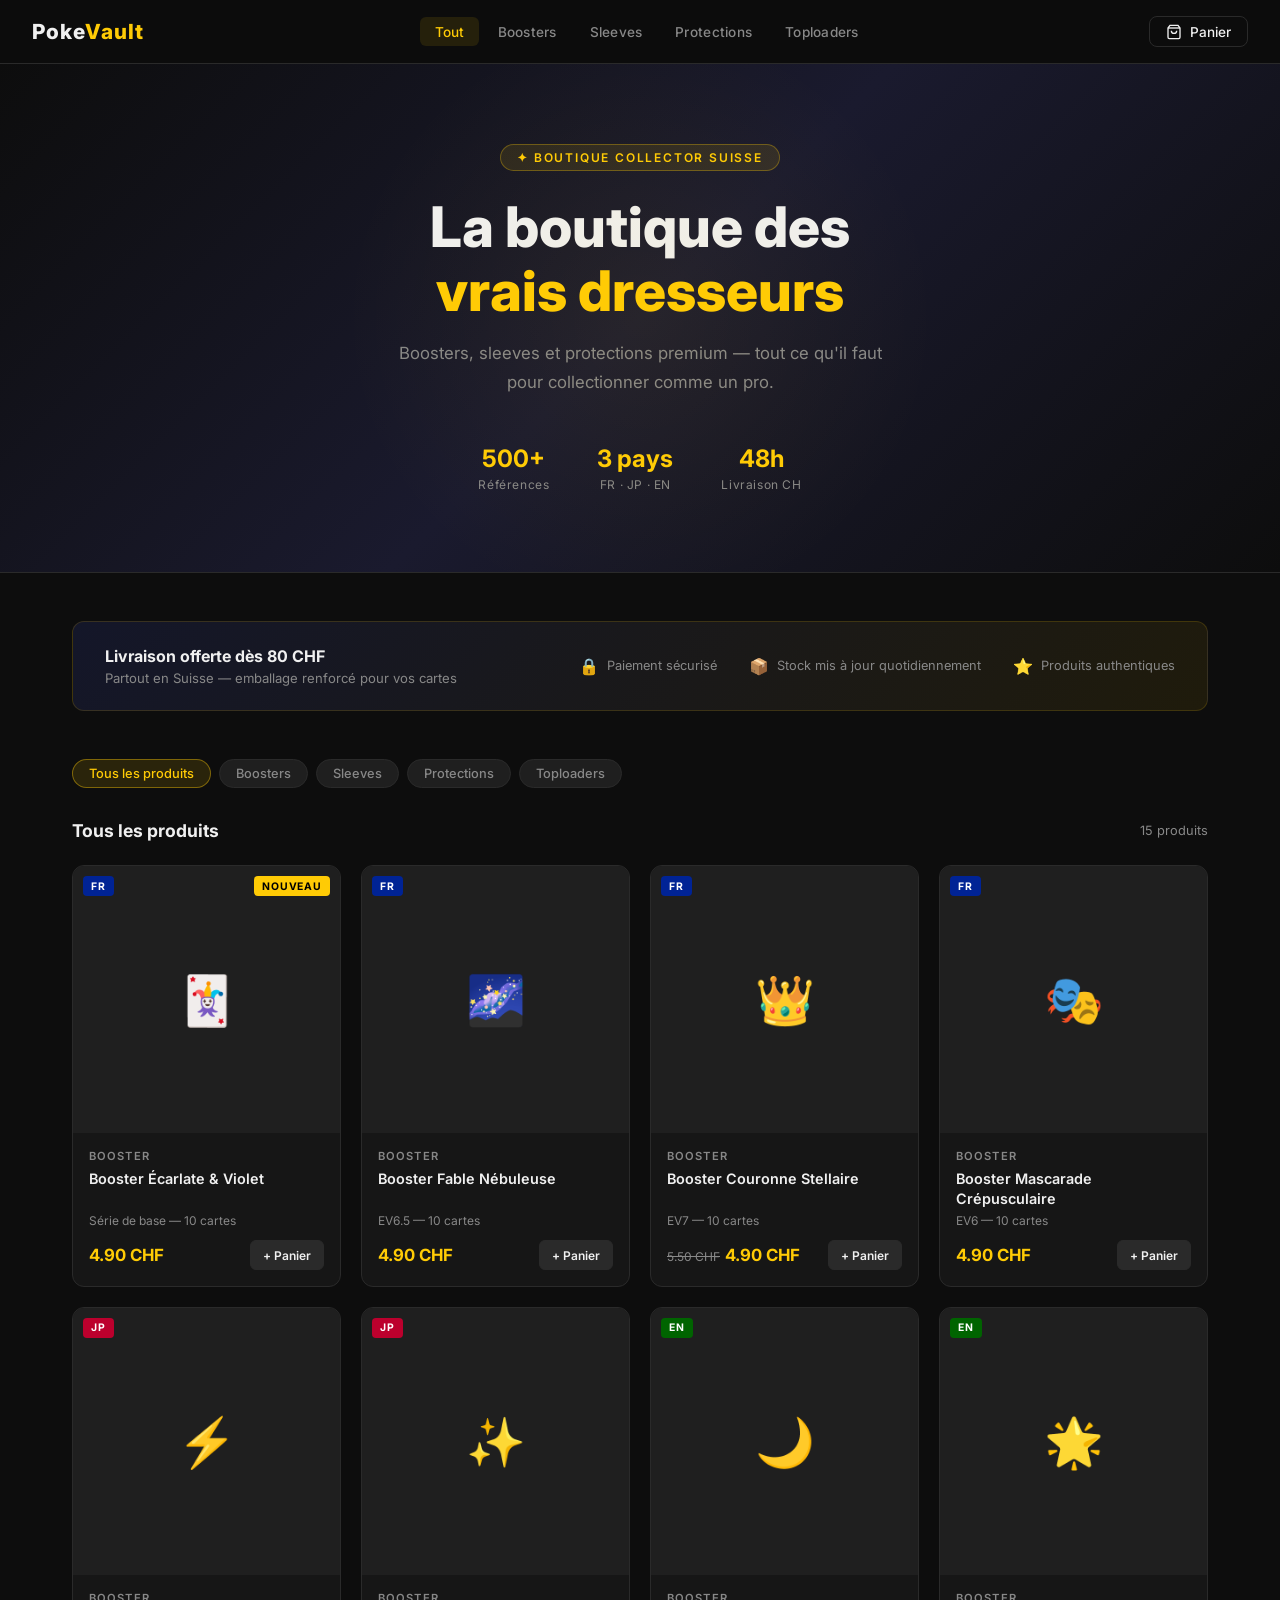
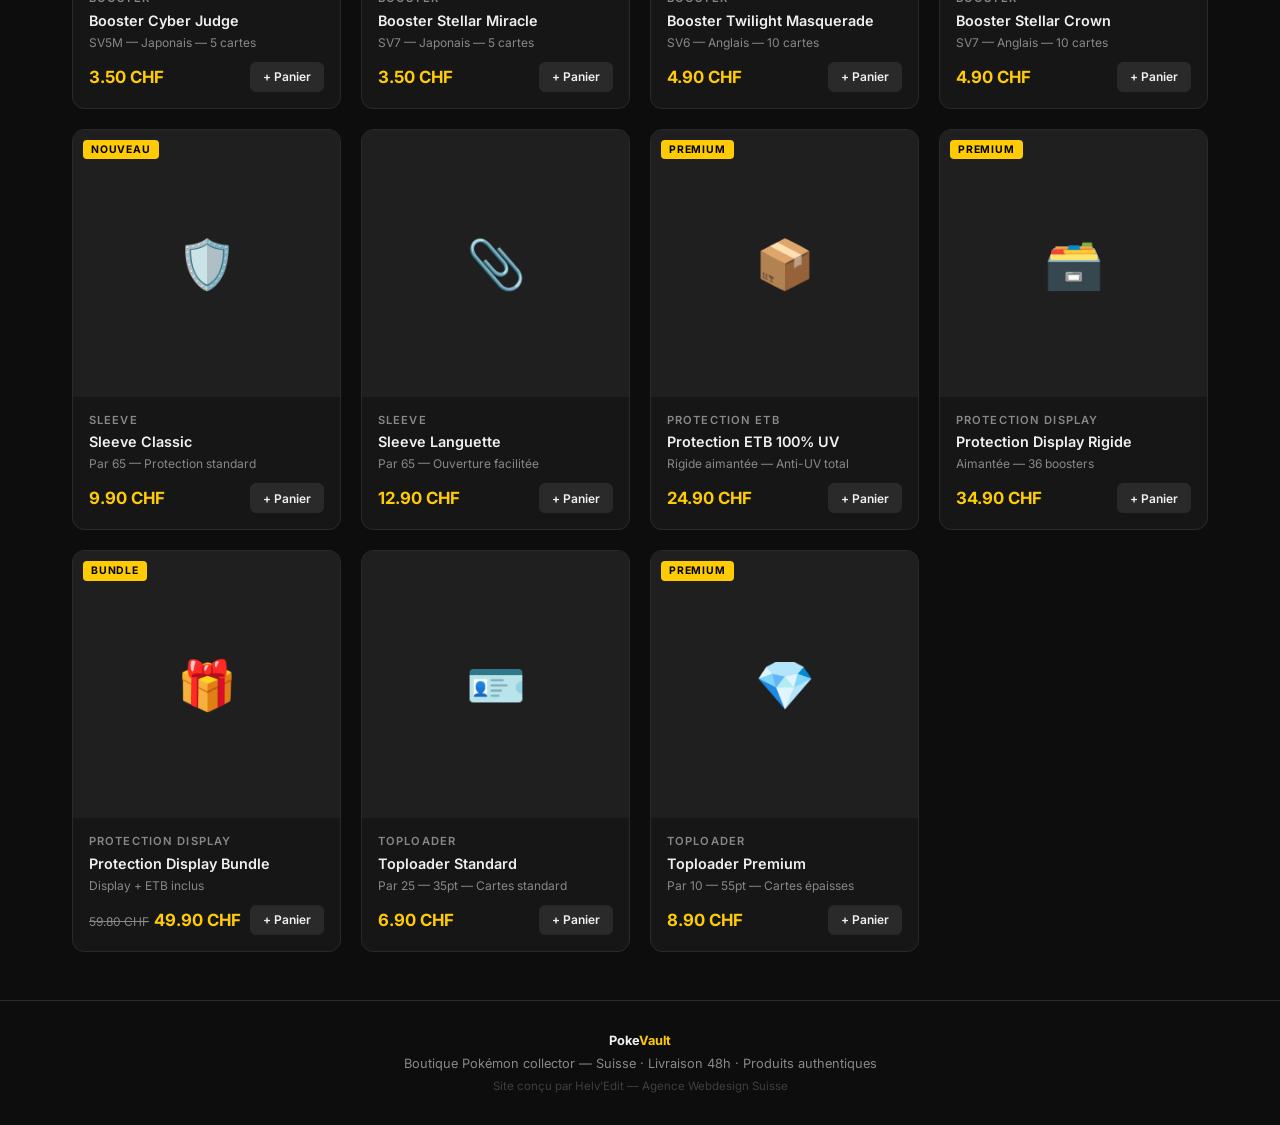
<file: boutique-pokemon.html>
<!DOCTYPE html>
<html lang="fr">
<head>
  <meta charset="UTF-8" />
  <meta name="viewport" content="width=device-width, initial-scale=1.0"/>
  <title>PokeVault — Boutique Collector</title>
  <style>
    @import url('https://fonts.googleapis.com/css2?family=Inter:wght@300;400;500;600;700;800&display=swap');

    :root {
      --yellow: #FFCB05;
      --blue: #3B4CCA;
      --dark: #0d0d0d;
      --dark2: #161616;
      --dark3: #1f1f1f;
      --dark4: #2a2a2a;
      --text: #f0f0f0;
      --muted: #888;
      --border: #2a2a2a;
    }

    * { margin: 0; padding: 0; box-sizing: border-box; }

    body {
      background: var(--dark);
      color: var(--text);
      font-family: 'Inter', sans-serif;
      min-height: 100vh;
    }

    /* ── HEADER ── */
    header {
      position: sticky;
      top: 0;
      z-index: 100;
      background: rgba(13,13,13,0.95);
      backdrop-filter: blur(12px);
      border-bottom: 1px solid var(--border);
      padding: 0 2rem;
      height: 64px;
      display: flex;
      align-items: center;
      justify-content: space-between;
    }

    .logo {
      font-size: 1.3rem;
      font-weight: 800;
      letter-spacing: 0.05em;
      color: var(--text);
    }
    .logo span { color: var(--yellow); }

    nav {
      display: flex;
      gap: 0.25rem;
    }

    nav button {
      background: none;
      border: none;
      color: var(--muted);
      font-family: inherit;
      font-size: 0.85rem;
      font-weight: 500;
      padding: 0.4rem 0.9rem;
      border-radius: 6px;
      cursor: pointer;
      transition: all 0.2s;
      letter-spacing: 0.02em;
    }
    nav button:hover { color: var(--text); background: var(--dark3); }
    nav button.active { color: var(--yellow); background: rgba(255,203,5,0.1); }

    .cart-btn {
      position: relative;
      background: none;
      border: 1px solid var(--border);
      color: var(--text);
      font-family: inherit;
      font-size: 0.85rem;
      font-weight: 500;
      padding: 0.4rem 1rem;
      border-radius: 8px;
      cursor: pointer;
      display: flex;
      align-items: center;
      gap: 0.5rem;
      transition: all 0.2s;
    }
    .cart-btn:hover { border-color: var(--yellow); color: var(--yellow); }

    .cart-count {
      background: var(--yellow);
      color: #000;
      font-size: 0.7rem;
      font-weight: 700;
      width: 18px;
      height: 18px;
      border-radius: 50%;
      display: flex;
      align-items: center;
      justify-content: center;
      display: none;
    }
    .cart-count.visible { display: flex; }

    /* ── HERO ── */
    .hero {
      background: linear-gradient(135deg, #0d0d0d 0%, #1a1a2e 50%, #0d0d0d 100%);
      padding: 5rem 2rem;
      text-align: center;
      border-bottom: 1px solid var(--border);
      position: relative;
      overflow: hidden;
    }

    .hero::before {
      content: '';
      position: absolute;
      top: 50%;
      left: 50%;
      transform: translate(-50%, -50%);
      width: 600px;
      height: 600px;
      background: radial-gradient(circle, rgba(255,203,5,0.06) 0%, transparent 70%);
      pointer-events: none;
    }

    .hero-badge {
      display: inline-block;
      background: rgba(255,203,5,0.1);
      border: 1px solid rgba(255,203,5,0.3);
      color: var(--yellow);
      font-size: 0.75rem;
      font-weight: 600;
      letter-spacing: 0.15em;
      text-transform: uppercase;
      padding: 0.3rem 1rem;
      border-radius: 20px;
      margin-bottom: 1.5rem;
    }

    .hero h1 {
      font-size: clamp(2rem, 5vw, 3.5rem);
      font-weight: 800;
      line-height: 1.15;
      margin-bottom: 1rem;
    }
    .hero h1 span { color: var(--yellow); }

    .hero p {
      color: var(--muted);
      font-size: 1.05rem;
      max-width: 500px;
      margin: 0 auto 2rem;
      line-height: 1.7;
    }

    .hero-stats {
      display: flex;
      justify-content: center;
      gap: 3rem;
      margin-top: 3rem;
    }
    .stat { text-align: center; }
    .stat-num { font-size: 1.5rem; font-weight: 700; color: var(--yellow); }
    .stat-label { font-size: 0.75rem; color: var(--muted); margin-top: 0.2rem; letter-spacing: 0.05em; }

    /* ── MAIN ── */
    main { max-width: 1200px; margin: 0 auto; padding: 3rem 2rem; }

    .section-header {
      display: flex;
      align-items: center;
      justify-content: space-between;
      margin-bottom: 1.5rem;
    }

    .section-title {
      font-size: 1.1rem;
      font-weight: 700;
      color: var(--text);
    }

    .section-count {
      font-size: 0.8rem;
      color: var(--muted);
    }

    /* ── FILTER TABS ── */
    .filter-tabs {
      display: flex;
      gap: 0.5rem;
      margin-bottom: 2rem;
      flex-wrap: wrap;
    }

    .filter-tab {
      background: var(--dark3);
      border: 1px solid var(--border);
      color: var(--muted);
      font-family: inherit;
      font-size: 0.8rem;
      font-weight: 500;
      padding: 0.4rem 1rem;
      border-radius: 20px;
      cursor: pointer;
      transition: all 0.2s;
    }
    .filter-tab:hover { color: var(--text); border-color: #444; }
    .filter-tab.active {
      background: rgba(255,203,5,0.12);
      border-color: rgba(255,203,5,0.4);
      color: var(--yellow);
    }

    /* ── PRODUCT GRID ── */
    .products-grid {
      display: grid;
      grid-template-columns: repeat(auto-fill, minmax(220px, 1fr));
      gap: 1.25rem;
    }

    .product-card {
      background: var(--dark2);
      border: 1px solid var(--border);
      border-radius: 12px;
      overflow: hidden;
      transition: all 0.25s;
      cursor: pointer;
      display: flex;
      flex-direction: column;
    }
    .product-card:hover {
      border-color: rgba(255,203,5,0.3);
      transform: translateY(-3px);
      box-shadow: 0 8px 32px rgba(0,0,0,0.4);
    }

    .product-img {
      aspect-ratio: 1;
      background: var(--dark3);
      display: flex;
      align-items: center;
      justify-content: center;
      font-size: 3rem;
      position: relative;
      overflow: hidden;
    }

    .product-badge {
      position: absolute;
      top: 10px;
      left: 10px;
      font-size: 0.65rem;
      font-weight: 700;
      letter-spacing: 0.08em;
      text-transform: uppercase;
      padding: 0.2rem 0.5rem;
      border-radius: 4px;
    }
    .badge-fr { background: #002395; color: #fff; }
    .badge-jp { background: #BC002D; color: #fff; }
    .badge-en { background: #006400; color: #fff; }
    .badge-new { background: var(--yellow); color: #000; }
    .badge-promo { background: #e53e3e; color: #fff; }

    .product-info {
      padding: 1rem;
      flex: 1;
      display: flex;
      flex-direction: column;
    }

    .product-category {
      font-size: 0.7rem;
      font-weight: 600;
      letter-spacing: 0.1em;
      text-transform: uppercase;
      color: var(--muted);
      margin-bottom: 0.35rem;
    }

    .product-name {
      font-size: 0.9rem;
      font-weight: 600;
      color: var(--text);
      line-height: 1.4;
      margin-bottom: 0.25rem;
      flex: 1;
    }

    .product-sub {
      font-size: 0.75rem;
      color: var(--muted);
      margin-bottom: 0.75rem;
    }

    .product-footer {
      display: flex;
      align-items: center;
      justify-content: space-between;
      margin-top: auto;
    }

    .product-price {
      font-size: 1.05rem;
      font-weight: 700;
      color: var(--yellow);
    }

    .product-price .old {
      font-size: 0.75rem;
      font-weight: 400;
      color: var(--muted);
      text-decoration: line-through;
      margin-right: 0.3rem;
    }

    .add-btn {
      background: var(--dark4);
      border: 1px solid var(--border);
      color: var(--text);
      font-family: inherit;
      font-size: 0.75rem;
      font-weight: 600;
      padding: 0.4rem 0.75rem;
      border-radius: 6px;
      cursor: pointer;
      transition: all 0.2s;
    }
    .add-btn:hover {
      background: var(--yellow);
      border-color: var(--yellow);
      color: #000;
    }
    .add-btn.added {
      background: rgba(255,203,5,0.15);
      border-color: var(--yellow);
      color: var(--yellow);
    }

    /* ── CART SIDEBAR ── */
    .cart-overlay {
      position: fixed;
      inset: 0;
      background: rgba(0,0,0,0.6);
      z-index: 200;
      opacity: 0;
      pointer-events: none;
      transition: opacity 0.3s;
    }
    .cart-overlay.open { opacity: 1; pointer-events: all; }

    .cart-sidebar {
      position: fixed;
      top: 0;
      right: 0;
      width: 380px;
      max-width: 100vw;
      height: 100vh;
      background: var(--dark2);
      border-left: 1px solid var(--border);
      z-index: 201;
      transform: translateX(100%);
      transition: transform 0.3s cubic-bezier(0.4,0,0.2,1);
      display: flex;
      flex-direction: column;
    }
    .cart-sidebar.open { transform: translateX(0); }

    .cart-header {
      padding: 1.5rem;
      border-bottom: 1px solid var(--border);
      display: flex;
      justify-content: space-between;
      align-items: center;
    }
    .cart-header h3 { font-size: 1rem; font-weight: 700; }

    .close-btn {
      background: none;
      border: none;
      color: var(--muted);
      font-size: 1.3rem;
      cursor: pointer;
      padding: 0.2rem;
      line-height: 1;
    }
    .close-btn:hover { color: var(--text); }

    .cart-items { flex: 1; overflow-y: auto; padding: 1rem; }

    .cart-empty {
      text-align: center;
      padding: 3rem 1rem;
      color: var(--muted);
    }
    .cart-empty-icon { font-size: 2.5rem; margin-bottom: 1rem; }
    .cart-empty p { font-size: 0.9rem; }

    .cart-item {
      display: flex;
      gap: 0.75rem;
      padding: 0.75rem 0;
      border-bottom: 1px solid var(--border);
      align-items: center;
    }

    .cart-item-img {
      width: 48px;
      height: 48px;
      background: var(--dark3);
      border-radius: 8px;
      display: flex;
      align-items: center;
      justify-content: center;
      font-size: 1.4rem;
      flex-shrink: 0;
    }

    .cart-item-info { flex: 1; min-width: 0; }
    .cart-item-name { font-size: 0.82rem; font-weight: 600; white-space: nowrap; overflow: hidden; text-overflow: ellipsis; }
    .cart-item-price { font-size: 0.8rem; color: var(--yellow); margin-top: 0.2rem; }

    .cart-item-qty {
      display: flex;
      align-items: center;
      gap: 0.5rem;
    }
    .qty-btn {
      background: var(--dark4);
      border: 1px solid var(--border);
      color: var(--text);
      width: 24px;
      height: 24px;
      border-radius: 4px;
      cursor: pointer;
      font-size: 0.85rem;
      display: flex;
      align-items: center;
      justify-content: center;
    }
    .qty-btn:hover { border-color: var(--yellow); color: var(--yellow); }
    .qty-num { font-size: 0.85rem; font-weight: 600; min-width: 16px; text-align: center; }

    .cart-footer {
      padding: 1.25rem;
      border-top: 1px solid var(--border);
    }

    .cart-total {
      display: flex;
      justify-content: space-between;
      align-items: center;
      margin-bottom: 1rem;
    }
    .cart-total-label { font-size: 0.85rem; color: var(--muted); }
    .cart-total-price { font-size: 1.2rem; font-weight: 700; color: var(--yellow); }

    .checkout-btn {
      width: 100%;
      background: var(--yellow);
      color: #000;
      border: none;
      font-family: inherit;
      font-size: 0.9rem;
      font-weight: 700;
      padding: 0.85rem;
      border-radius: 8px;
      cursor: pointer;
      transition: all 0.2s;
      letter-spacing: 0.02em;
    }
    .checkout-btn:hover { background: #ffd700; }

    /* ── BANNER ── */
    .banner {
      background: linear-gradient(135deg, rgba(59,76,202,0.15), rgba(255,203,5,0.08));
      border: 1px solid rgba(255,203,5,0.15);
      border-radius: 12px;
      padding: 1.5rem 2rem;
      margin-bottom: 3rem;
      display: flex;
      align-items: center;
      justify-content: space-between;
      flex-wrap: wrap;
      gap: 1rem;
    }

    .banner-text h3 { font-size: 1rem; font-weight: 700; margin-bottom: 0.25rem; }
    .banner-text p { font-size: 0.82rem; color: var(--muted); }

    .banner-perks {
      display: flex;
      gap: 2rem;
      flex-wrap: wrap;
    }
    .perk {
      display: flex;
      align-items: center;
      gap: 0.5rem;
      font-size: 0.8rem;
      color: var(--muted);
    }
    .perk-icon { font-size: 1rem; }

    /* ── FOOTER ── */
    footer {
      border-top: 1px solid var(--border);
      padding: 2rem;
      text-align: center;
      color: var(--muted);
      font-size: 0.8rem;
    }

    footer .footer-logo { color: var(--text); font-weight: 700; margin-bottom: 0.5rem; }
    footer .footer-logo span { color: var(--yellow); }

    /* ── HIDDEN ── */
    .product-card[data-cat].hidden { display: none; }

    /* ── RESPONSIVE ── */
    @media (max-width: 768px) {
      nav { display: none; }
      .hero-stats { gap: 1.5rem; }
      .products-grid { grid-template-columns: repeat(2, 1fr); gap: 0.75rem; }
      .cart-sidebar { width: 100vw; }
      .banner { flex-direction: column; }
      .banner-perks { gap: 1rem; }
    }

    /* ── TOAST ── */
    .toast {
      position: fixed;
      bottom: 2rem;
      left: 50%;
      transform: translateX(-50%) translateY(20px);
      background: var(--dark3);
      border: 1px solid rgba(255,203,5,0.3);
      color: var(--text);
      font-size: 0.82rem;
      font-weight: 500;
      padding: 0.6rem 1.2rem;
      border-radius: 8px;
      z-index: 300;
      opacity: 0;
      transition: all 0.3s;
      white-space: nowrap;
    }
    .toast.show { opacity: 1; transform: translateX(-50%) translateY(0); }
  </style>
</head>
<body>

<!-- HEADER -->
<header>
  <div class="logo">Poke<span>Vault</span></div>
  <nav>
    <button class="nav-btn active" data-filter="all">Tout</button>
    <button class="nav-btn" data-filter="booster">Boosters</button>
    <button class="nav-btn" data-filter="sleeve">Sleeves</button>
    <button class="nav-btn" data-filter="protection">Protections</button>
    <button class="nav-btn" data-filter="toploader">Toploaders</button>
  </nav>
  <button class="cart-btn" id="cartToggle">
    <svg width="16" height="16" fill="none" stroke="currentColor" stroke-width="2" viewBox="0 0 24 24"><path d="M6 2L3 6v14a2 2 0 002 2h14a2 2 0 002-2V6l-3-4z"/><line x1="3" y1="6" x2="21" y2="6"/><path d="M16 10a4 4 0 01-8 0"/></svg>
    Panier
    <span class="cart-count" id="cartCount">0</span>
  </button>
</header>

<!-- HERO -->
<section class="hero">
  <div class="hero-badge">✦ Boutique collector suisse</div>
  <h1>La boutique des<br><span>vrais dresseurs</span></h1>
  <p>Boosters, sleeves et protections premium — tout ce qu'il faut pour collectionner comme un pro.</p>
  <div class="hero-stats">
    <div class="stat">
      <div class="stat-num">500+</div>
      <div class="stat-label">Références</div>
    </div>
    <div class="stat">
      <div class="stat-num">3 pays</div>
      <div class="stat-label">FR · JP · EN</div>
    </div>
    <div class="stat">
      <div class="stat-num">48h</div>
      <div class="stat-label">Livraison CH</div>
    </div>
  </div>
</section>

<!-- MAIN -->
<main>

  <!-- BANNER -->
  <div class="banner">
    <div class="banner-text">
      <h3>Livraison offerte dès 80 CHF</h3>
      <p>Partout en Suisse — emballage renforcé pour vos cartes</p>
    </div>
    <div class="banner-perks">
      <div class="perk"><span class="perk-icon">🔒</span> Paiement sécurisé</div>
      <div class="perk"><span class="perk-icon">📦</span> Stock mis à jour quotidiennement</div>
      <div class="perk"><span class="perk-icon">⭐</span> Produits authentiques</div>
    </div>
  </div>

  <!-- FILTER TABS -->
  <div class="filter-tabs" id="filterTabs">
    <button class="filter-tab active" data-filter="all">Tous les produits</button>
    <button class="filter-tab" data-filter="booster">Boosters</button>
    <button class="filter-tab" data-filter="sleeve">Sleeves</button>
    <button class="filter-tab" data-filter="protection">Protections</button>
    <button class="filter-tab" data-filter="toploader">Toploaders</button>
  </div>

  <div class="section-header">
    <span class="section-title" id="sectionTitle">Tous les produits</span>
    <span class="section-count" id="sectionCount"></span>
  </div>

  <!-- PRODUCTS GRID -->
  <div class="products-grid" id="productsGrid">

    <!-- BOOSTERS FR -->
    <div class="product-card" data-cat="booster" data-name="Booster Écarlate & Violet" data-price="4.90" data-icon="🃏">
      <div class="product-img">🃏<span class="product-badge badge-fr">FR</span><span class="product-badge badge-new" style="left:auto;right:10px">Nouveau</span></div>
      <div class="product-info">
        <div class="product-category">Booster</div>
        <div class="product-name">Booster Écarlate & Violet</div>
        <div class="product-sub">Série de base — 10 cartes</div>
        <div class="product-footer">
          <div class="product-price">4.90 CHF</div>
          <button class="add-btn">+ Panier</button>
        </div>
      </div>
    </div>

    <div class="product-card" data-cat="booster" data-name="Booster Fable Nébuleuse" data-price="4.90" data-icon="🌌">
      <div class="product-img">🌌<span class="product-badge badge-fr">FR</span></div>
      <div class="product-info">
        <div class="product-category">Booster</div>
        <div class="product-name">Booster Fable Nébuleuse</div>
        <div class="product-sub">EV6.5 — 10 cartes</div>
        <div class="product-footer">
          <div class="product-price">4.90 CHF</div>
          <button class="add-btn">+ Panier</button>
        </div>
      </div>
    </div>

    <div class="product-card" data-cat="booster" data-name="Booster Couronne Stellaire" data-price="4.90" data-icon="👑">
      <div class="product-img">👑<span class="product-badge badge-fr">FR</span></div>
      <div class="product-info">
        <div class="product-category">Booster</div>
        <div class="product-name">Booster Couronne Stellaire</div>
        <div class="product-sub">EV7 — 10 cartes</div>
        <div class="product-footer">
          <div class="product-price"><span class="old">5.50 CHF</span>4.90 CHF</div>
          <button class="add-btn">+ Panier</button>
        </div>
      </div>
    </div>

    <div class="product-card" data-cat="booster" data-name="Booster Mascarade Crépusculaire" data-price="4.90" data-icon="🎭">
      <div class="product-img">🎭<span class="product-badge badge-fr">FR</span></div>
      <div class="product-info">
        <div class="product-category">Booster</div>
        <div class="product-name">Booster Mascarade Crépusculaire</div>
        <div class="product-sub">EV6 — 10 cartes</div>
        <div class="product-footer">
          <div class="product-price">4.90 CHF</div>
          <button class="add-btn">+ Panier</button>
        </div>
      </div>
    </div>

    <!-- BOOSTERS JP -->
    <div class="product-card" data-cat="booster" data-name="Booster Cyber Judge (JP)" data-price="3.50" data-icon="⚡">
      <div class="product-img">⚡<span class="product-badge badge-jp">JP</span></div>
      <div class="product-info">
        <div class="product-category">Booster</div>
        <div class="product-name">Booster Cyber Judge</div>
        <div class="product-sub">SV5M — Japonais — 5 cartes</div>
        <div class="product-footer">
          <div class="product-price">3.50 CHF</div>
          <button class="add-btn">+ Panier</button>
        </div>
      </div>
    </div>

    <div class="product-card" data-cat="booster" data-name="Booster Stellar Miracle (JP)" data-price="3.50" data-icon="✨">
      <div class="product-img">✨<span class="product-badge badge-jp">JP</span></div>
      <div class="product-info">
        <div class="product-category">Booster</div>
        <div class="product-name">Booster Stellar Miracle</div>
        <div class="product-sub">SV7 — Japonais — 5 cartes</div>
        <div class="product-footer">
          <div class="product-price">3.50 CHF</div>
          <button class="add-btn">+ Panier</button>
        </div>
      </div>
    </div>

    <!-- BOOSTERS EN -->
    <div class="product-card" data-cat="booster" data-name="Booster Twilight Masquerade (EN)" data-price="4.90" data-icon="🌙">
      <div class="product-img">🌙<span class="product-badge badge-en">EN</span></div>
      <div class="product-info">
        <div class="product-category">Booster</div>
        <div class="product-name">Booster Twilight Masquerade</div>
        <div class="product-sub">SV6 — Anglais — 10 cartes</div>
        <div class="product-footer">
          <div class="product-price">4.90 CHF</div>
          <button class="add-btn">+ Panier</button>
        </div>
      </div>
    </div>

    <div class="product-card" data-cat="booster" data-name="Booster Stellar Crown (EN)" data-price="4.90" data-icon="🌟">
      <div class="product-img">🌟<span class="product-badge badge-en">EN</span></div>
      <div class="product-info">
        <div class="product-category">Booster</div>
        <div class="product-name">Booster Stellar Crown</div>
        <div class="product-sub">SV7 — Anglais — 10 cartes</div>
        <div class="product-footer">
          <div class="product-price">4.90 CHF</div>
          <button class="add-btn">+ Panier</button>
        </div>
      </div>
    </div>

    <!-- SLEEVES -->
    <div class="product-card" data-cat="sleeve" data-name="Sleeve Classic (x65)" data-price="9.90" data-icon="🛡️">
      <div class="product-img">🛡️<span class="product-badge badge-new">Nouveau</span></div>
      <div class="product-info">
        <div class="product-category">Sleeve</div>
        <div class="product-name">Sleeve Classic</div>
        <div class="product-sub">Par 65 — Protection standard</div>
        <div class="product-footer">
          <div class="product-price">9.90 CHF</div>
          <button class="add-btn">+ Panier</button>
        </div>
      </div>
    </div>

    <div class="product-card" data-cat="sleeve" data-name="Sleeve Languette (x65)" data-price="12.90" data-icon="📎">
      <div class="product-img">📎</div>
      <div class="product-info">
        <div class="product-category">Sleeve</div>
        <div class="product-name">Sleeve Languette</div>
        <div class="product-sub">Par 65 — Ouverture facilitée</div>
        <div class="product-footer">
          <div class="product-price">12.90 CHF</div>
          <button class="add-btn">+ Panier</button>
        </div>
      </div>
    </div>

    <!-- PROTECTIONS ETB -->
    <div class="product-card" data-cat="protection" data-name="Protection ETB 100% UV Rigide Aimantée" data-price="24.90" data-icon="📦">
      <div class="product-img">📦<span class="product-badge badge-new">Premium</span></div>
      <div class="product-info">
        <div class="product-category">Protection ETB</div>
        <div class="product-name">Protection ETB 100% UV</div>
        <div class="product-sub">Rigide aimantée — Anti-UV total</div>
        <div class="product-footer">
          <div class="product-price">24.90 CHF</div>
          <button class="add-btn">+ Panier</button>
        </div>
      </div>
    </div>

    <!-- PROTECTIONS DISPLAY -->
    <div class="product-card" data-cat="protection" data-name="Protection Display Rigide Aimantée" data-price="34.90" data-icon="🗃️">
      <div class="product-img">🗃️<span class="product-badge badge-new">Premium</span></div>
      <div class="product-info">
        <div class="product-category">Protection Display</div>
        <div class="product-name">Protection Display Rigide</div>
        <div class="product-sub">Aimantée — 36 boosters</div>
        <div class="product-footer">
          <div class="product-price">34.90 CHF</div>
          <button class="add-btn">+ Panier</button>
        </div>
      </div>
    </div>

    <div class="product-card" data-cat="protection" data-name="Protection Display Bundle" data-price="49.90" data-icon="🎁">
      <div class="product-img">🎁<span class="product-badge badge-new">Bundle</span></div>
      <div class="product-info">
        <div class="product-category">Protection Display</div>
        <div class="product-name">Protection Display Bundle</div>
        <div class="product-sub">Display + ETB inclus</div>
        <div class="product-footer">
          <div class="product-price"><span class="old">59.80 CHF</span>49.90 CHF</div>
          <button class="add-btn">+ Panier</button>
        </div>
      </div>
    </div>

    <!-- TOPLOADERS -->
    <div class="product-card" data-cat="toploader" data-name="Toploader Standard (x25)" data-price="6.90" data-icon="🪪">
      <div class="product-img">🪪</div>
      <div class="product-info">
        <div class="product-category">Toploader</div>
        <div class="product-name">Toploader Standard</div>
        <div class="product-sub">Par 25 — 35pt — Cartes standard</div>
        <div class="product-footer">
          <div class="product-price">6.90 CHF</div>
          <button class="add-btn">+ Panier</button>
        </div>
      </div>
    </div>

    <div class="product-card" data-cat="toploader" data-name="Toploader Premium (x10)" data-price="8.90" data-icon="💎">
      <div class="product-img">💎<span class="product-badge badge-new">Premium</span></div>
      <div class="product-info">
        <div class="product-category">Toploader</div>
        <div class="product-name">Toploader Premium</div>
        <div class="product-sub">Par 10 — 55pt — Cartes épaisses</div>
        <div class="product-footer">
          <div class="product-price">8.90 CHF</div>
          <button class="add-btn">+ Panier</button>
        </div>
      </div>
    </div>

  </div>
</main>

<!-- FOOTER -->
<footer>
  <div class="footer-logo">Poke<span>Vault</span></div>
  <p>Boutique Pokémon collector — Suisse · Livraison 48h · Produits authentiques</p>
  <p style="margin-top:0.5rem;font-size:0.72rem;opacity:0.4">Site conçu par Helv'Edit — Agence Webdesign Suisse</p>
</footer>

<!-- CART SIDEBAR -->
<div class="cart-overlay" id="cartOverlay"></div>
<div class="cart-sidebar" id="cartSidebar">
  <div class="cart-header">
    <h3>Mon panier</h3>
    <button class="close-btn" id="closeCart">✕</button>
  </div>
  <div class="cart-items" id="cartItems">
    <div class="cart-empty">
      <div class="cart-empty-icon">🛒</div>
      <p>Votre panier est vide</p>
    </div>
  </div>
  <div class="cart-footer" id="cartFooter" style="display:none">
    <div class="cart-total">
      <span class="cart-total-label">Total</span>
      <span class="cart-total-price" id="cartTotal">0.00 CHF</span>
    </div>
    <button class="checkout-btn">Passer la commande →</button>
  </div>
</div>

<!-- TOAST -->
<div class="toast" id="toast"></div>

<script>
  // ── CART STATE
  let cart = [];

  // ── FILTER
  const allCards = document.querySelectorAll('.product-card');
  const filterBtns = document.querySelectorAll('.filter-tab, .nav-btn');
  const sectionTitle = document.getElementById('sectionTitle');
  const sectionCount = document.getElementById('sectionCount');

  const labels = { all: 'Tous les produits', booster: 'Boosters', sleeve: 'Sleeves', protection: 'Protections', toploader: 'Toploaders' };

  function applyFilter(filter) {
    filterBtns.forEach(b => {
      b.classList.toggle('active', b.dataset.filter === filter);
    });
    let visible = 0;
    allCards.forEach(card => {
      const show = filter === 'all' || card.dataset.cat === filter;
      card.style.display = show ? '' : 'none';
      if (show) visible++;
    });
    sectionTitle.textContent = labels[filter] || 'Tous les produits';
    sectionCount.textContent = visible + ' produit' + (visible > 1 ? 's' : '');
  }

  filterBtns.forEach(btn => {
    btn.addEventListener('click', () => applyFilter(btn.dataset.filter));
  });

  applyFilter('all');

  // ── ADD TO CART
  document.querySelectorAll('.add-btn').forEach(btn => {
    btn.addEventListener('click', (e) => {
      e.stopPropagation();
      const card = btn.closest('.product-card');
      const name = card.dataset.name;
      const price = parseFloat(card.dataset.price);
      const icon = card.dataset.icon;

      const existing = cart.find(i => i.name === name);
      if (existing) {
        existing.qty++;
      } else {
        cart.push({ name, price, icon, qty: 1 });
      }

      btn.textContent = '✓ Ajouté';
      btn.classList.add('added');
      setTimeout(() => { btn.textContent = '+ Panier'; btn.classList.remove('added'); }, 1500);

      updateCart();
      showToast(name + ' ajouté au panier');
    });
  });

  // ── UPDATE CART UI
  function updateCart() {
    const total = cart.reduce((s, i) => s + i.price * i.qty, 0);
    const count = cart.reduce((s, i) => s + i.qty, 0);
    const countEl = document.getElementById('cartCount');
    countEl.textContent = count;
    countEl.classList.toggle('visible', count > 0);

    const itemsEl = document.getElementById('cartItems');
    const footerEl = document.getElementById('cartFooter');
    const totalEl = document.getElementById('cartTotal');

    if (cart.length === 0) {
      itemsEl.innerHTML = '<div class="cart-empty"><div class="cart-empty-icon">🛒</div><p>Votre panier est vide</p></div>';
      footerEl.style.display = 'none';
    } else {
      itemsEl.innerHTML = cart.map((item, idx) => `
        <div class="cart-item">
          <div class="cart-item-img">${item.icon}</div>
          <div class="cart-item-info">
            <div class="cart-item-name">${item.name}</div>
            <div class="cart-item-price">${(item.price * item.qty).toFixed(2)} CHF</div>
          </div>
          <div class="cart-item-qty">
            <button class="qty-btn" onclick="changeQty(${idx}, -1)">−</button>
            <span class="qty-num">${item.qty}</span>
            <button class="qty-btn" onclick="changeQty(${idx}, 1)">+</button>
          </div>
        </div>
      `).join('');
      footerEl.style.display = 'block';
      totalEl.textContent = total.toFixed(2) + ' CHF';
    }
  }

  function changeQty(idx, delta) {
    cart[idx].qty += delta;
    if (cart[idx].qty <= 0) cart.splice(idx, 1);
    updateCart();
  }

  // ── CART TOGGLE
  const overlay = document.getElementById('cartOverlay');
  const sidebar = document.getElementById('cartSidebar');

  function openCart() { overlay.classList.add('open'); sidebar.classList.add('open'); }
  function closeCart() { overlay.classList.remove('open'); sidebar.classList.remove('open'); }

  document.getElementById('cartToggle').addEventListener('click', openCart);
  document.getElementById('closeCart').addEventListener('click', closeCart);
  overlay.addEventListener('click', closeCart);

  // ── TOAST
  function showToast(msg) {
    const t = document.getElementById('toast');
    t.textContent = '✓ ' + msg;
    t.classList.add('show');
    setTimeout(() => t.classList.remove('show'), 2500);
  }
</script>
</body>
</html>
</file>
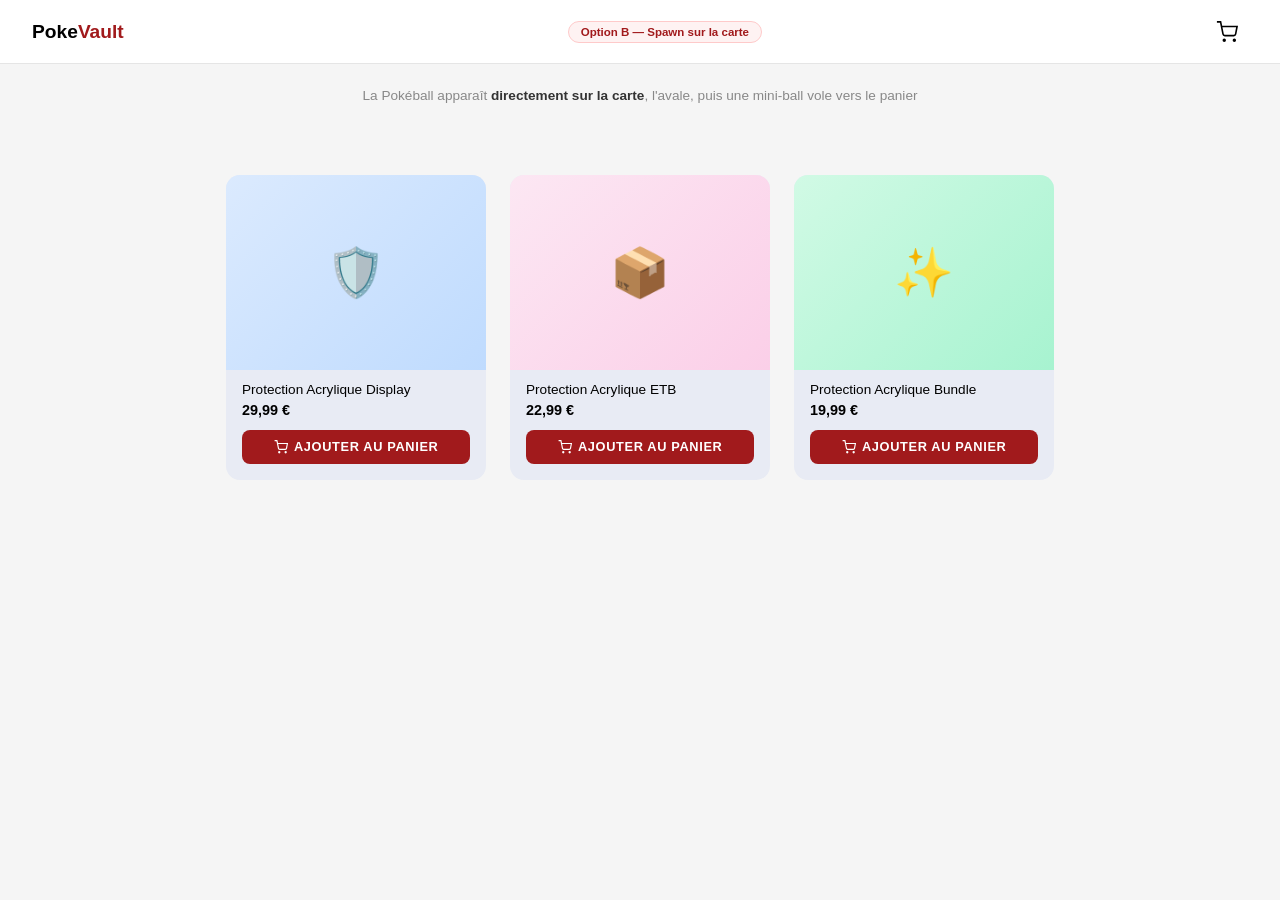
<file: assets-dev/option-b-card-spawn.html>
<!DOCTYPE html>
<html lang="fr">
<head>
  <meta charset="UTF-8">
  <meta name="viewport" content="width=device-width, initial-scale=1.0">
  <title>Option B — Pokéball spawn sur la carte</title>
  <script src="https://cdnjs.cloudflare.com/ajax/libs/gsap/3.12.5/gsap.min.js"></script>
  <style>
    *, *::before, *::after { margin: 0; padding: 0; box-sizing: border-box; }
    body { font-family: 'Segoe UI', sans-serif; background: #f5f5f5; min-height: 100vh; }

    header {
      position: sticky; top: 0; z-index: 50;
      background: white; border-bottom: 1px solid #e5e5e5;
      padding: 0 2rem; height: 64px;
      display: flex; align-items: center; justify-content: space-between;
    }
    .logo { font-weight: 800; font-size: 1.2rem; }
    .logo span { color: #A11A1C; }
    .label-tag {
      font-size: 0.72rem; font-weight: 700; color: #A11A1C;
      background: #fef2f2; border: 1px solid #fecaca;
      padding: 0.25rem 0.75rem; border-radius: 20px;
    }

    #cart-icon {
      position: relative; width: 42px; height: 42px;
      display: flex; align-items: center; justify-content: center;
      border-radius: 10px; cursor: pointer; transition: background 0.15s;
    }
    #cart-icon:hover { background: #f5f5f5; }
    #cart-icon svg { width: 22px; height: 22px; }
    #cart-count {
      position: absolute; top: 2px; right: 2px;
      background: #A11A1C; color: white;
      font-size: 0.6rem; font-weight: 800;
      min-width: 16px; height: 16px; border-radius: 8px;
      display: none; align-items: center; justify-content: center; padding: 0 3px;
    }
    #cart-count.visible { display: flex; }

    .demo-grid {
      display: grid; grid-template-columns: repeat(3, 260px);
      gap: 1.5rem; padding: 3rem; justify-content: center;
    }

    .product-card {
      background: #E8EBF4; border-radius: 14px;
      overflow: hidden; display: flex; flex-direction: column;
      transition: transform 0.2s;
    }
    .card-image {
      aspect-ratio: 4/3; display: flex; align-items: center;
      justify-content: center; font-size: 3rem; user-select: none;
      position: relative;
    }
    .c1 { background: linear-gradient(135deg, #dbeafe, #bfdbfe); }
    .c2 { background: linear-gradient(135deg, #fce7f3, #fbcfe8); }
    .c3 { background: linear-gradient(135deg, #d1fae5, #a7f3d0); }
    .card-info { padding: 0.75rem 1rem 1rem; }
    .card-title { font-size: 0.85rem; font-weight: 500; margin-bottom: 0.3rem; }
    .card-price { font-size: 0.9rem; font-weight: 700; margin-bottom: 0.75rem; }
    .btn-add {
      width: 100%; background: #A11A1C; color: white;
      border: none; border-radius: 8px; padding: 0.6rem;
      font-size: 0.8rem; font-weight: 700; text-transform: uppercase;
      letter-spacing: 0.05em; cursor: pointer;
      display: flex; align-items: center; justify-content: center; gap: 0.4rem;
      transition: background 0.2s;
    }
    .btn-add:hover { background: #8a1518; }
    .btn-add:disabled { background: #ccc; cursor: not-allowed; }

    /* ── POKÉBALL ── */
    #pokeball {
      position: fixed; z-index: 9998; pointer-events: none;
      width: 90px; height: 90px;
      opacity: 0; transform: translate(-50%, -50%) scale(0);
      filter: drop-shadow(0 6px 20px rgba(0,0,0,0.35));
    }
    #pb-top {
      position: absolute; top: 0; left: 0;
      width: 90px; height: 45px; background: #E53E3E;
      border-radius: 45px 45px 0 0;
      border: 4.5px solid #1a1a1a; border-bottom: none;
    }
    #pb-bottom {
      position: absolute; bottom: 0; left: 0;
      width: 90px; height: 45px; background: white;
      border-radius: 0 0 45px 45px;
      border: 4.5px solid #1a1a1a; border-top: none;
    }
    #pb-band {
      position: absolute; top: 50%; left: 0;
      transform: translateY(-50%);
      width: 90px; height: 13px; background: #1a1a1a; z-index: 2;
    }
    #pb-button {
      position: absolute; top: 50%; left: 50%;
      transform: translate(-50%, -50%);
      width: 28px; height: 28px; border-radius: 50%;
      background: white; border: 4.5px solid #1a1a1a; z-index: 3;
    }

    /* Mini ball qui fly vers le cart */
    .mini-ball {
      position: fixed; z-index: 9999; pointer-events: none;
      width: 22px; height: 22px; border-radius: 50%;
      background: conic-gradient(#E53E3E 180deg, white 180deg);
      border: 2.5px solid #1a1a1a;
      box-shadow: 0 2px 8px rgba(0,0,0,0.3);
    }

    .sparkle {
      position: fixed; pointer-events: none; z-index: 9999;
      border-radius: 50%;
    }

    #light-flash {
      position: fixed; inset: 0; background: white;
      pointer-events: none; z-index: 9995; opacity: 0;
    }

    p.demo-label {
      text-align: center; padding: 1.5rem;
      font-size: 0.85rem; color: #888;
    }
    p.demo-label strong { color: #333; }
  </style>
</head>
<body>

<header>
  <div class="logo">Poke<span>Vault</span></div>
  <span class="label-tag">Option B — Spawn sur la carte</span>
  <div id="cart-icon">
    <svg fill="none" stroke="currentColor" stroke-width="1.75" viewBox="0 0 24 24">
      <circle cx="9" cy="21" r="1"/><circle cx="20" cy="21" r="1"/>
      <path d="M1 1h4l2.68 13.39a2 2 0 002 1.61h9.72a2 2 0 002-1.61L23 6H6"/>
    </svg>
    <span id="cart-count">0</span>
  </div>
</header>

<p class="demo-label">La Pokéball apparaît <strong>directement sur la carte</strong>, l'avale, puis une mini-ball vole vers le panier</p>

<div class="demo-grid">
  <div class="product-card">
    <div class="card-image c1">🛡️</div>
    <div class="card-info">
      <div class="card-title">Protection Acrylique Display</div>
      <div class="card-price">29,99 €</div>
      <button class="btn-add" onclick="catchToCart(this)">
        <svg width="14" height="14" fill="none" stroke="currentColor" stroke-width="2" viewBox="0 0 24 24">
          <circle cx="9" cy="21" r="1"/><circle cx="20" cy="21" r="1"/>
          <path d="M1 1h4l2.68 13.39a2 2 0 002 1.61h9.72a2 2 0 002-1.61L23 6H6"/>
        </svg>
        Ajouter au panier
      </button>
    </div>
  </div>
  <div class="product-card">
    <div class="card-image c2">📦</div>
    <div class="card-info">
      <div class="card-title">Protection Acrylique ETB</div>
      <div class="card-price">22,99 €</div>
      <button class="btn-add" onclick="catchToCart(this)">
        <svg width="14" height="14" fill="none" stroke="currentColor" stroke-width="2" viewBox="0 0 24 24">
          <circle cx="9" cy="21" r="1"/><circle cx="20" cy="21" r="1"/>
          <path d="M1 1h4l2.68 13.39a2 2 0 002 1.61h9.72a2 2 0 002-1.61L23 6H6"/>
        </svg>
        Ajouter au panier
      </button>
    </div>
  </div>
  <div class="product-card">
    <div class="card-image c3">✨</div>
    <div class="card-info">
      <div class="card-title">Protection Acrylique Bundle</div>
      <div class="card-price">19,99 €</div>
      <button class="btn-add" onclick="catchToCart(this)">
        <svg width="14" height="14" fill="none" stroke="currentColor" stroke-width="2" viewBox="0 0 24 24">
          <circle cx="9" cy="21" r="1"/><circle cx="20" cy="21" r="1"/>
          <path d="M1 1h4l2.68 13.39a2 2 0 002 1.61h9.72a2 2 0 002-1.61L23 6H6"/>
        </svg>
        Ajouter au panier
      </button>
    </div>
  </div>
</div>

<div id="pokeball">
  <div id="pb-top"></div>
  <div id="pb-bottom"></div>
  <div id="pb-band"></div>
  <div id="pb-button"></div>
</div>
<div id="light-flash"></div>

<script>
let isAnimating = false;
let cartCount   = 0;
const pokeball    = document.getElementById('pokeball');
const pbTop       = document.getElementById('pb-top');
const pbButton    = document.getElementById('pb-button');
const lightFlash  = document.getElementById('light-flash');
const cartCountEl = document.getElementById('cart-count');
const cartIcon    = document.getElementById('cart-icon');
const COLORS = ['#E53E3E','#FFCB05','#60A5FA','#34D399','#F472B6','#A78BFA'];

function createSparkles(x, y, count = 10) {
  for (let i = 0; i < count; i++) {
    const el = document.createElement('div');
    el.className = 'sparkle';
    const size = 4 + Math.random() * 6;
    el.style.cssText = `left:${x}px;top:${y}px;background:${COLORS[i%COLORS.length]};width:${size}px;height:${size}px;`;
    document.body.appendChild(el);
    const angle = (i / count) * Math.PI * 2;
    const dist  = 50 + Math.random() * 60;
    gsap.to(el, {
      x: Math.cos(angle)*dist, y: Math.sin(angle)*dist,
      scale: 0, opacity: 0, duration: 0.6 + Math.random()*0.3,
      ease: 'power2.out', onComplete: () => el.remove()
    });
  }
}

function catchToCart(btn) {
  if (isAnimating) return;
  isAnimating = true;
  btn.disabled = true;

  const card     = btn.closest('.product-card');
  const imgEl    = card.querySelector('.card-image');
  const imgRect  = imgEl.getBoundingClientRect();
  const cartRect = cartIcon.getBoundingClientRect();

  // Pokéball au centre de l'image de la carte
  const pbX = imgRect.left + imgRect.width  / 2;
  const pbY = imgRect.top  + imgRect.height / 2;

  // Cible : icône panier
  const cartX = cartRect.left + cartRect.width  / 2;
  const cartY = cartRect.top  + cartRect.height / 2;

  // Pokéball spawn au centre de la carte
  gsap.set(pokeball, { left: pbX, top: pbY, scale: 0, opacity: 0, rotation: 0 });
  gsap.set(pbTop,    { y: 0 });
  gsap.set(pbButton, { background: 'white' });

  const tl = gsap.timeline({ onComplete: () => { isAnimating = false; btn.disabled = false; } });

  // 1. Pokéball apparaît sur la carte
  tl.to(pokeball, { scale: 1.1, opacity: 1, duration: 0.25, ease: 'back.out(3)' });
  tl.to(pokeball, { scale: 1, duration: 0.1 });

  // 2. Ouverture
  tl.to(pbTop, { y: -30, duration: 0.2, ease: 'power2.out' });

  // 3. L'image de la carte disparaît (absorbée)
  tl.to(imgEl, { scale: 0.8, opacity: 0, duration: 0.2, ease: 'power2.in' }, '<');

  // 4. Flash + fermeture
  tl.to(lightFlash, { opacity: 0.5, duration: 0.05 });
  tl.to(lightFlash, { opacity: 0,   duration: 0.1  });
  tl.to(pbTop,   { y: 0,        duration: 0.2, ease: 'bounce.out' }, '-=0.05');
  tl.to(pbButton,{ background: '#FFCB05', duration: 0.1 }, '<');

  // 5. Shake
  tl.to(pokeball, {
    keyframes: [
      { rotation: -15, duration: 0.13 },
      { rotation:  15, duration: 0.13 },
      { rotation: -10, duration: 0.11 },
      { rotation:  10, duration: 0.11 },
      { rotation:   0, duration: 0.09 }
    ]
  });

  // 6. Sparkles sur la carte
  tl.add(() => createSparkles(pbX, pbY, 10));

  // 7. Pokéball devient mini et vole vers le panier
  tl.to(pbButton, { background: 'white', duration: 0.15 });
  tl.to(pokeball, {
    left: cartX, top: cartY,
    scale: 0.22,
    duration: 0.55,
    ease: 'power3.in',
    delay: 0.1
  });

  // 8. Disparaît au cart + count
  tl.to(pokeball, { opacity: 0, scale: 0, duration: 0.15, ease: 'power2.in' });
  tl.add(() => {
    // Remet l'image de la carte
    gsap.to(imgEl, { scale: 1, opacity: 1, duration: 0.3, ease: 'back.out' });
    // Cart count
    cartCount++;
    cartCountEl.textContent = cartCount;
    cartCountEl.classList.add('visible');
    gsap.fromTo(cartCountEl, { scale: 2.2 }, { scale: 1, duration: 0.4, ease: 'elastic.out(1.2,0.5)' });
    gsap.fromTo(cartIcon, { scale: 1.25 }, { scale: 1, duration: 0.35, ease: 'back.out' });
  });
}
</script>
</body>
</html>
</file>
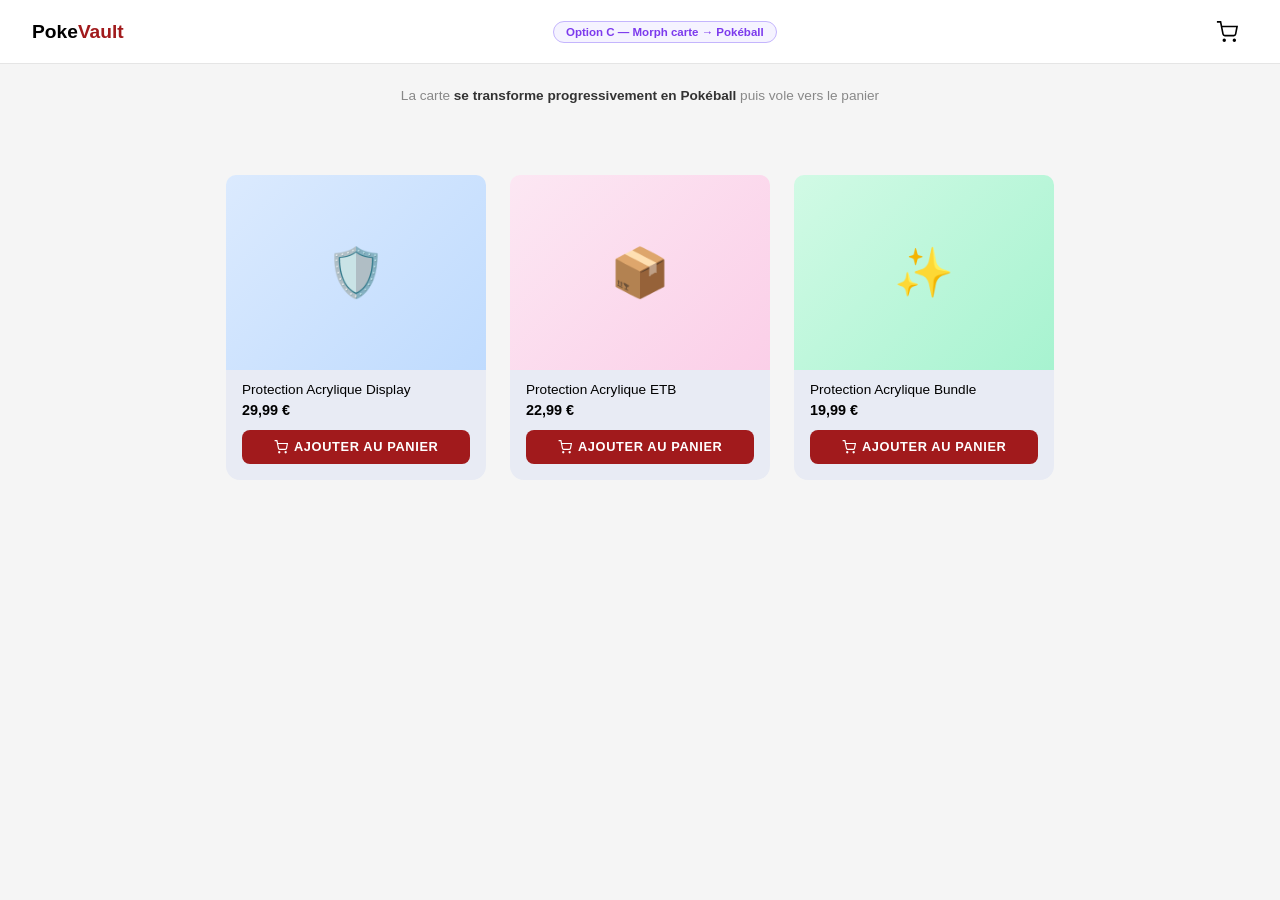
<file: assets-dev/option-c-morph.html>
<!DOCTYPE html>
<html lang="fr">
<head>
  <meta charset="UTF-8">
  <meta name="viewport" content="width=device-width, initial-scale=1.0">
  <title>Option C — Morph carte → Pokéball</title>
  <script src="https://cdnjs.cloudflare.com/ajax/libs/gsap/3.12.5/gsap.min.js"></script>
  <style>
    *, *::before, *::after { margin: 0; padding: 0; box-sizing: border-box; }
    body { font-family: 'Segoe UI', sans-serif; background: #f5f5f5; min-height: 100vh; }

    header {
      position: sticky; top: 0; z-index: 50;
      background: white; border-bottom: 1px solid #e5e5e5;
      padding: 0 2rem; height: 64px;
      display: flex; align-items: center; justify-content: space-between;
    }
    .logo { font-weight: 800; font-size: 1.2rem; }
    .logo span { color: #A11A1C; }
    .label-tag {
      font-size: 0.72rem; font-weight: 700; color: #7c3aed;
      background: #f5f3ff; border: 1px solid #c4b5fd;
      padding: 0.25rem 0.75rem; border-radius: 20px;
    }

    #cart-icon {
      position: relative; width: 42px; height: 42px;
      display: flex; align-items: center; justify-content: center;
      border-radius: 10px; cursor: pointer; transition: background 0.15s;
    }
    #cart-icon:hover { background: #f5f5f5; }
    #cart-icon svg { width: 22px; height: 22px; }
    #cart-count {
      position: absolute; top: 2px; right: 2px;
      background: #A11A1C; color: white;
      font-size: 0.6rem; font-weight: 800;
      min-width: 16px; height: 16px; border-radius: 8px;
      display: none; align-items: center; justify-content: center; padding: 0 3px;
    }
    #cart-count.visible { display: flex; }

    .demo-grid {
      display: grid; grid-template-columns: repeat(3, 260px);
      gap: 1.5rem; padding: 3rem; justify-content: center;
    }

    .product-card {
      background: #E8EBF4; border-radius: 14px;
      overflow: visible; display: flex; flex-direction: column;
    }
    .card-image {
      aspect-ratio: 4/3; display: flex; align-items: center;
      justify-content: center; font-size: 3rem; user-select: none;
      border-radius: 10px 10px 0 0; overflow: hidden; position: relative;
    }
    .c1 { background: linear-gradient(135deg, #dbeafe, #bfdbfe); }
    .c2 { background: linear-gradient(135deg, #fce7f3, #fbcfe8); }
    .c3 { background: linear-gradient(135deg, #d1fae5, #a7f3d0); }
    .card-info { padding: 0.75rem 1rem 1rem; }
    .card-title { font-size: 0.85rem; font-weight: 500; margin-bottom: 0.3rem; }
    .card-price { font-size: 0.9rem; font-weight: 700; margin-bottom: 0.75rem; }
    .btn-add {
      width: 100%; background: #A11A1C; color: white;
      border: none; border-radius: 8px; padding: 0.6rem;
      font-size: 0.8rem; font-weight: 700; text-transform: uppercase;
      letter-spacing: 0.05em; cursor: pointer;
      display: flex; align-items: center; justify-content: center; gap: 0.4rem;
      transition: background 0.2s;
    }
    .btn-add:hover { background: #8a1518; }
    .btn-add:disabled { background: #ccc; cursor: not-allowed; }

    /* ── MORPH CLONE ── */
    .morph-clone {
      position: fixed;
      pointer-events: none;
      z-index: 9998;
      display: flex; align-items: center; justify-content: center;
      overflow: hidden;
      transform-origin: center;
    }

    /* Partie haute rouge de la Pokéball (overlay) */
    .morph-top {
      position: absolute; top: 0; left: 0;
      width: 100%; height: 50%;
      background: #E53E3E;
      opacity: 0;
    }

    /* Partie basse blanche */
    .morph-bottom {
      position: absolute; bottom: 0; left: 0;
      width: 100%; height: 50%;
      background: white;
      opacity: 0;
    }

    /* Bande centrale */
    .morph-band {
      position: absolute; top: 50%; left: 0;
      transform: translateY(-50%);
      width: 100%; height: 13%;
      background: #1a1a1a;
      opacity: 0; z-index: 2;
    }

    /* Bouton central */
    .morph-btn {
      position: absolute; top: 50%; left: 50%;
      transform: translate(-50%, -50%);
      width: 28%; aspect-ratio: 1;
      border-radius: 50%;
      background: white;
      border: 3px solid #1a1a1a;
      opacity: 0; z-index: 3;
    }

    /* Contenu original (emoji) */
    .morph-content {
      position: relative; z-index: 1;
      font-size: 3rem;
      transition: none;
    }

    /* Sparkles */
    .sparkle {
      position: fixed; pointer-events: none; z-index: 9999;
      border-radius: 50%;
    }

    /* Sillage de lumière (trail) */
    .trail {
      position: fixed; pointer-events: none; z-index: 9996;
      width: 10px; height: 10px; border-radius: 50%;
      background: radial-gradient(circle, rgba(255,203,5,0.8), transparent);
      opacity: 0;
    }

    p.demo-label {
      text-align: center; padding: 1.5rem;
      font-size: 0.85rem; color: #888;
    }
    p.demo-label strong { color: #333; }
  </style>
</head>
<body>

<header>
  <div class="logo">Poke<span>Vault</span></div>
  <span class="label-tag">Option C — Morph carte → Pokéball</span>
  <div id="cart-icon">
    <svg fill="none" stroke="currentColor" stroke-width="1.75" viewBox="0 0 24 24">
      <circle cx="9" cy="21" r="1"/><circle cx="20" cy="21" r="1"/>
      <path d="M1 1h4l2.68 13.39a2 2 0 002 1.61h9.72a2 2 0 002-1.61L23 6H6"/>
    </svg>
    <span id="cart-count">0</span>
  </div>
</header>

<p class="demo-label">La carte <strong>se transforme progressivement en Pokéball</strong> puis vole vers le panier</p>

<div class="demo-grid">
  <div class="product-card">
    <div class="card-image c1">🛡️</div>
    <div class="card-info">
      <div class="card-title">Protection Acrylique Display</div>
      <div class="card-price">29,99 €</div>
      <button class="btn-add" onclick="morphToCart(this)">
        <svg width="14" height="14" fill="none" stroke="currentColor" stroke-width="2" viewBox="0 0 24 24">
          <circle cx="9" cy="21" r="1"/><circle cx="20" cy="21" r="1"/>
          <path d="M1 1h4l2.68 13.39a2 2 0 002 1.61h9.72a2 2 0 002-1.61L23 6H6"/>
        </svg>
        Ajouter au panier
      </button>
    </div>
  </div>
  <div class="product-card">
    <div class="card-image c2">📦</div>
    <div class="card-info">
      <div class="card-title">Protection Acrylique ETB</div>
      <div class="card-price">22,99 €</div>
      <button class="btn-add" onclick="morphToCart(this)">
        <svg width="14" height="14" fill="none" stroke="currentColor" stroke-width="2" viewBox="0 0 24 24">
          <circle cx="9" cy="21" r="1"/><circle cx="20" cy="21" r="1"/>
          <path d="M1 1h4l2.68 13.39a2 2 0 002 1.61h9.72a2 2 0 002-1.61L23 6H6"/>
        </svg>
        Ajouter au panier
      </button>
    </div>
  </div>
  <div class="product-card">
    <div class="card-image c3">✨</div>
    <div class="card-info">
      <div class="card-title">Protection Acrylique Bundle</div>
      <div class="card-price">19,99 €</div>
      <button class="btn-add" onclick="morphToCart(this)">
        <svg width="14" height="14" fill="none" stroke="currentColor" stroke-width="2" viewBox="0 0 24 24">
          <circle cx="9" cy="21" r="1"/><circle cx="20" cy="21" r="1"/>
          <path d="M1 1h4l2.68 13.39a2 2 0 002 1.61h9.72a2 2 0 002-1.61L23 6H6"/>
        </svg>
        Ajouter au panier
      </button>
    </div>
  </div>
</div>

<script>
let isAnimating = false;
let cartCount   = 0;
const cartCountEl = document.getElementById('cart-count');
const cartIcon    = document.getElementById('cart-icon');
const COLORS = ['#E53E3E','#FFCB05','#60A5FA','#34D399','#F472B6'];

function createSparkles(x, y, count = 10) {
  for (let i = 0; i < count; i++) {
    const el = document.createElement('div');
    el.className = 'sparkle';
    const size = 4 + Math.random() * 7;
    el.style.cssText = `left:${x}px;top:${y}px;background:${COLORS[i%COLORS.length]};width:${size}px;height:${size}px;`;
    document.body.appendChild(el);
    const angle = (i/count)*Math.PI*2 + Math.random()*0.3;
    const dist  = 40 + Math.random() * 50;
    gsap.to(el, {
      x: Math.cos(angle)*dist, y: Math.sin(angle)*dist,
      scale: 0, opacity: 0,
      duration: 0.5 + Math.random()*0.3,
      ease: 'power2.out',
      onComplete: () => el.remove()
    });
  }
}

function morphToCart(btn) {
  if (isAnimating) return;
  isAnimating = true;
  btn.disabled = true;

  const card    = btn.closest('.product-card');
  const imgEl   = card.querySelector('.card-image');
  const imgRect = imgEl.getBoundingClientRect();
  const cartRect= cartIcon.getBoundingClientRect();
  const cartX   = cartRect.left + cartRect.width  / 2;
  const cartY   = cartRect.top  + cartRect.height / 2;

  // Taille du clone = taille de l'image de la carte
  const W = imgRect.width;
  const H = imgRect.height;

  // Créer le clone avec la même apparence que la card-image
  const clone = document.createElement('div');
  clone.className = 'morph-clone';
  clone.style.cssText = `
    left: ${imgRect.left}px;
    top:  ${imgRect.top}px;
    width: ${W}px;
    height: ${H}px;
    background: ${getComputedStyle(imgEl).background};
    border-radius: 10px;
  `;

  // Contenu (emoji)
  const content = document.createElement('div');
  content.className = 'morph-content';
  content.textContent = imgEl.textContent;

  // Overlays Pokéball
  const top    = document.createElement('div'); top.className    = 'morph-top';
  const bottom = document.createElement('div'); bottom.className = 'morph-bottom';
  const band   = document.createElement('div'); band.className   = 'morph-band';
  const button = document.createElement('div'); button.className = 'morph-btn';

  clone.append(top, bottom, band, button, content);
  document.body.appendChild(clone);

  // Cacher l'image originale
  gsap.to(imgEl, { opacity: 0, duration: 0.1 });

  const tl = gsap.timeline({
    onComplete: () => {
      isAnimating = false;
      btn.disabled = false;
      gsap.to(imgEl, { opacity: 1, duration: 0.3 });
    }
  });

  // ── Phase 1 : légère animation d'attention ─────────────────────────
  tl.to(clone, { scale: 1.05, duration: 0.15, ease: 'power1.out' });
  tl.to(clone, { scale: 1,    duration: 0.1  });

  // ── Phase 2 : Morph en cercle + Pokéball apparaît ──────────────────
  // border-radius → 50% (devient rond)
  tl.to(clone, {
    borderRadius: '50%',
    width: Math.min(W, H),
    height: Math.min(W, H),
    x: (W - Math.min(W,H)) / 2,
    y: (H - Math.min(W,H)) / 2,
    duration: 0.35,
    ease: 'power2.inOut'
  });

  // Emoji fade out, Pokéball pattern fade in
  tl.to(content, { opacity: 0, scale: 0.5, duration: 0.25, ease: 'power2.in' }, '<');
  tl.to([top, bottom], { opacity: 1, duration: 0.3, ease: 'power2.out' }, '<+=0.1');
  tl.to([band, button], { opacity: 1, duration: 0.2 }, '<+=0.15');

  // ── Phase 3 : Rotation douce (style Pokéball) ──────────────────────
  tl.to(clone, { rotation: 360, duration: 0.5, ease: 'power1.inOut' });

  // ── Phase 4 : Vole vers le panier avec trail ──────────────────────
  // Calculer centre actuel du clone
  const cloneSize = Math.min(W, H);
  const startX = imgRect.left + (W - cloneSize) / 2 + cloneSize / 2;
  const startY = imgRect.top  + (H - cloneSize) / 2 + cloneSize / 2;

  // Sparkles au départ
  tl.add(() => createSparkles(startX, startY, 8));

  // Vol parabolique vers le panier
  tl.to(clone, {
    left: cartX - cloneSize / 2,
    top:  cartY - cloneSize / 2,
    x: 0, y: 0,
    scale: 0.28,
    rotation: '+=540',
    duration: 0.65,
    ease: 'power3.in',
    motionPath: {
      path: [
        { x: 0, y: 0 },
        { x: (cartX - startX) * 0.3, y: -80 },
        { x: cartX - startX, y: cartY - startY }
      ],
      curviness: 1.5,
      type: 'cubic'
    }
  });

  // ── Phase 5 : Impact au panier ─────────────────────────────────────
  tl.add(() => {
    createSparkles(cartX, cartY, 8);
  });

  tl.to(clone, {
    scale: 0,
    opacity: 0,
    duration: 0.2,
    ease: 'power2.in',
    onComplete: () => clone.remove()
  });

  // Cart bounce + count
  tl.add(() => {
    cartCount++;
    cartCountEl.textContent = cartCount;
    cartCountEl.classList.add('visible');
    gsap.fromTo(cartCountEl, { scale: 2.2 }, { scale: 1, duration: 0.45, ease: 'elastic.out(1.2,0.5)' });
    gsap.fromTo(cartIcon, { scale: 1.3 }, { scale: 1, duration: 0.4, ease: 'back.out(2)' });
  }, '-=0.1');
}
</script>
</body>
</html>
</file>
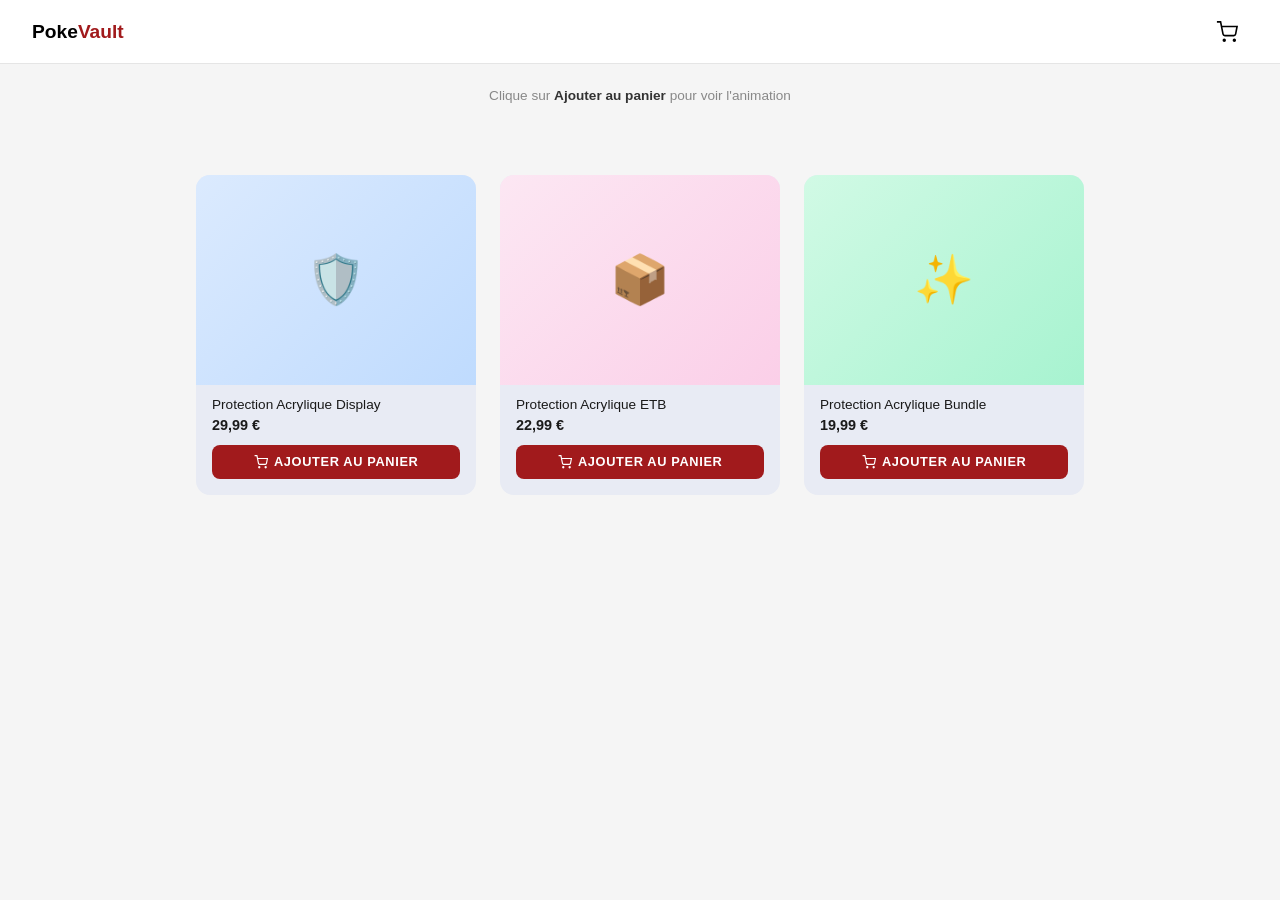
<file: assets-dev/pokeball-catch.html>
<!DOCTYPE html>
<html lang="fr">
<head>
  <meta charset="UTF-8">
  <meta name="viewport" content="width=device-width, initial-scale=1.0">
  <title>Asset — Animation Pokéball Catch</title>
  <script src="https://cdnjs.cloudflare.com/ajax/libs/gsap/3.12.5/gsap.min.js"></script>
  <style>
    *, *::before, *::after { margin: 0; padding: 0; box-sizing: border-box; }
    body {
      font-family: 'Segoe UI', sans-serif;
      background: #f5f5f5;
      min-height: 100vh;
    }

    /* ── HEADER DEMO ── */
    header {
      position: sticky; top: 0; z-index: 50;
      background: white;
      border-bottom: 1px solid #e5e5e5;
      padding: 0 2rem;
      height: 64px;
      display: flex; align-items: center; justify-content: space-between;
    }
    .logo { font-weight: 800; font-size: 1.2rem; }
    .logo span { color: #A11A1C; }

    #cart-icon {
      position: relative;
      width: 42px; height: 42px;
      display: flex; align-items: center; justify-content: center;
      border-radius: 10px;
      cursor: pointer;
      transition: background 0.15s;
    }
    #cart-icon:hover { background: #f5f5f5; }
    #cart-icon svg { width: 22px; height: 22px; }

    #cart-count {
      position: absolute;
      top: 2px; right: 2px;
      background: #A11A1C;
      color: white;
      font-size: 0.6rem; font-weight: 800;
      min-width: 16px; height: 16px;
      border-radius: 8px;
      display: flex; align-items: center; justify-content: center;
      padding: 0 3px;
      display: none;
    }
    #cart-count.visible { display: flex; }

    /* ── PRODUIT CARDS ── */
    .demo-grid {
      display: grid;
      grid-template-columns: repeat(3, 280px);
      gap: 1.5rem;
      padding: 3rem;
      justify-content: center;
    }

    .product-card {
      background: #E8EBF4;
      border-radius: 14px;
      overflow: hidden;
      display: flex; flex-direction: column;
    }

    .card-image {
      aspect-ratio: 4/3;
      display: flex; align-items: center; justify-content: center;
      font-size: 3rem;
      user-select: none;
    }
    .card-image.c1 { background: linear-gradient(135deg, #dbeafe, #bfdbfe); }
    .card-image.c2 { background: linear-gradient(135deg, #fce7f3, #fbcfe8); }
    .card-image.c3 { background: linear-gradient(135deg, #d1fae5, #a7f3d0); }

    .card-info { padding: 0.75rem 1rem 1rem; }
    .card-title { font-size: 0.85rem; font-weight: 500; margin-bottom: 0.3rem; color: #1a1a1a; }
    .card-price { font-size: 0.9rem; font-weight: 700; margin-bottom: 0.75rem; color: #1a1a1a; }

    .btn-add {
      width: 100%;
      background: #A11A1C;
      color: white;
      border: none;
      border-radius: 8px;
      padding: 0.6rem;
      font-size: 0.8rem; font-weight: 700;
      text-transform: uppercase;
      letter-spacing: 0.05em;
      cursor: pointer;
      display: flex; align-items: center; justify-content: center; gap: 0.4rem;
      transition: background 0.2s, transform 0.15s;
    }
    .btn-add:hover { background: #8a1518; }
    .btn-add:active { transform: scale(0.97); }
    .btn-add:disabled { background: #ccc; cursor: not-allowed; }

    /* ── POKÉBALL ── */
    #pokeball {
      position: fixed;
      z-index: 9998;
      pointer-events: none;
      width: 80px;
      height: 80px;
      opacity: 0;
      transform: translate(-50%, -50%) scale(0);
      filter: drop-shadow(0 8px 24px rgba(0,0,0,0.3));
    }

    #pb-top {
      position: absolute;
      top: 0; left: 0;
      width: 80px; height: 40px;
      background: #E53E3E;
      border-radius: 40px 40px 0 0;
      border: 4px solid #1a1a1a;
      border-bottom: none;
      transform-origin: center bottom;
    }

    #pb-bottom {
      position: absolute;
      bottom: 0; left: 0;
      width: 80px; height: 40px;
      background: white;
      border-radius: 0 0 40px 40px;
      border: 4px solid #1a1a1a;
      border-top: none;
    }

    #pb-band {
      position: absolute;
      top: 50%; left: 0;
      transform: translateY(-50%);
      width: 80px; height: 12px;
      background: #1a1a1a;
      z-index: 2;
    }

    #pb-button {
      position: absolute;
      top: 50%; left: 50%;
      transform: translate(-50%, -50%);
      width: 26px; height: 26px;
      border-radius: 50%;
      background: white;
      border: 4px solid #1a1a1a;
      z-index: 3;
      transition: background 0.1s;
    }

    #pb-button-glow {
      position: absolute;
      top: 50%; left: 50%;
      transform: translate(-50%, -50%);
      width: 22px; height: 22px;
      border-radius: 50%;
      background: radial-gradient(circle at 35% 35%, rgba(255,255,255,0.9), rgba(255,255,255,0.1));
      z-index: 4;
      opacity: 0;
    }

    /* ── FLYING CLONE ── */
    .flying-clone {
      position: fixed;
      pointer-events: none;
      z-index: 9997;
      border-radius: 12px;
      overflow: hidden;
      display: flex; align-items: center; justify-content: center;
      font-size: 2rem;
    }

    /* ── SPARKLES ── */
    .sparkle {
      position: fixed;
      pointer-events: none;
      z-index: 9999;
      width: 8px; height: 8px;
      border-radius: 50%;
    }

    /* ── FLASH ── */
    #light-flash {
      position: fixed;
      inset: 0;
      background: white;
      pointer-events: none;
      z-index: 9995;
      opacity: 0;
    }

    /* ── CAUGHT TEXT ── */
    #caught-text {
      position: fixed;
      z-index: 9999;
      pointer-events: none;
      font-family: 'Segoe UI', sans-serif;
      font-size: 1.1rem;
      font-weight: 900;
      color: #A11A1C;
      text-shadow: 0 2px 8px rgba(0,0,0,0.15);
      opacity: 0;
      letter-spacing: 0.05em;
      text-transform: uppercase;
      white-space: nowrap;
      transform: translate(-50%, -50%);
    }

    /* ── LABEL DEMO ── */
    .demo-label {
      text-align: center;
      padding: 1.5rem;
      font-size: 0.85rem;
      color: #888;
    }
    .demo-label strong { color: #333; }
  </style>
</head>
<body>

<!-- Header -->
<header>
  <div class="logo">Poke<span>Vault</span></div>
  <div id="cart-icon">
    <svg fill="none" stroke="currentColor" stroke-width="1.75" viewBox="0 0 24 24">
      <circle cx="9" cy="21" r="1"/><circle cx="20" cy="21" r="1"/>
      <path d="M1 1h4l2.68 13.39a2 2 0 002 1.61h9.72a2 2 0 002-1.61L23 6H6"/>
    </svg>
    <span id="cart-count">0</span>
  </div>
</header>

<!-- Demo -->
<p class="demo-label">Clique sur <strong>Ajouter au panier</strong> pour voir l'animation</p>

<div class="demo-grid">
  <!-- Card 1 -->
  <div class="product-card">
    <div class="card-image c1" data-emoji="🛡️">🛡️</div>
    <div class="card-info">
      <div class="card-title">Protection Acrylique Display</div>
      <div class="card-price">29,99 €</div>
      <button class="btn-add" onclick="catchToCart(this)">
        <svg width="14" height="14" fill="none" stroke="currentColor" stroke-width="2" viewBox="0 0 24 24">
          <circle cx="9" cy="21" r="1"/><circle cx="20" cy="21" r="1"/>
          <path d="M1 1h4l2.68 13.39a2 2 0 002 1.61h9.72a2 2 0 002-1.61L23 6H6"/>
        </svg>
        Ajouter au panier
      </button>
    </div>
  </div>

  <!-- Card 2 -->
  <div class="product-card">
    <div class="card-image c2" data-emoji="📦">📦</div>
    <div class="card-info">
      <div class="card-title">Protection Acrylique ETB</div>
      <div class="card-price">22,99 €</div>
      <button class="btn-add" onclick="catchToCart(this)">
        <svg width="14" height="14" fill="none" stroke="currentColor" stroke-width="2" viewBox="0 0 24 24">
          <circle cx="9" cy="21" r="1"/><circle cx="20" cy="21" r="1"/>
          <path d="M1 1h4l2.68 13.39a2 2 0 002 1.61h9.72a2 2 0 002-1.61L23 6H6"/>
        </svg>
        Ajouter au panier
      </button>
    </div>
  </div>

  <!-- Card 3 -->
  <div class="product-card">
    <div class="card-image c3" data-emoji="✨">✨</div>
    <div class="card-info">
      <div class="card-title">Protection Acrylique Bundle</div>
      <div class="card-price">19,99 €</div>
      <button class="btn-add" onclick="catchToCart(this)">
        <svg width="14" height="14" fill="none" stroke="currentColor" stroke-width="2" viewBox="0 0 24 24">
          <circle cx="9" cy="21" r="1"/><circle cx="20" cy="21" r="1"/>
          <path d="M1 1h4l2.68 13.39a2 2 0 002 1.61h9.72a2 2 0 002-1.61L23 6H6"/>
        </svg>
        Ajouter au panier
      </button>
    </div>
  </div>
</div>

<!-- Pokéball -->
<div id="pokeball">
  <div id="pb-top"></div>
  <div id="pb-bottom"></div>
  <div id="pb-band"></div>
  <div id="pb-button"></div>
  <div id="pb-button-glow"></div>
</div>

<!-- Flash -->
<div id="light-flash"></div>

<!-- Caught text -->
<div id="caught-text">Attrapé !</div>

<script>
let isAnimating = false;
let cartCount   = 0;

const pokeball    = document.getElementById('pokeball');
const pbTop       = document.getElementById('pb-top');
const pbButton    = document.getElementById('pb-button');
const pbButtonGlow= document.getElementById('pb-button-glow');
const lightFlash  = document.getElementById('light-flash');
const caughtText  = document.getElementById('caught-text');
const cartCountEl = document.getElementById('cart-count');
const cartIcon    = document.getElementById('cart-icon');

/* ── SPARKLES ────────────────────────────────────────────────────────── */
const COLORS = ['#E53E3E','#FFCB05','#60A5FA','#34D399','#F472B6','#A78BFA'];

function createSparkles(x, y, count = 12) {
  for (let i = 0; i < count; i++) {
    const el = document.createElement('div');
    el.className = 'sparkle';
    el.style.cssText = `
      left: ${x}px; top: ${y}px;
      background: ${COLORS[i % COLORS.length]};
      width: ${4 + Math.random() * 6}px;
      height: ${4 + Math.random() * 6}px;
      border-radius: ${Math.random() > 0.5 ? '50%' : '2px'};
    `;
    document.body.appendChild(el);

    const angle  = (i / count) * Math.PI * 2 + Math.random() * 0.5;
    const dist   = 60 + Math.random() * 80;
    const tx     = Math.cos(angle) * dist;
    const ty     = Math.sin(angle) * dist;

    gsap.fromTo(el,
      { x: 0, y: 0, scale: 1, opacity: 1 },
      {
        x: tx, y: ty, scale: 0, opacity: 0,
        duration: 0.7 + Math.random() * 0.4,
        ease: 'power2.out',
        onComplete: () => el.remove()
      }
    );
  }
}

/* ── MAIN ANIMATION ──────────────────────────────────────────────────── */
function catchToCart(btn) {
  if (isAnimating) return;
  isAnimating = true;

  // Disable button
  btn.disabled = true;

  const card      = btn.closest('.product-card');
  const imgEl     = card.querySelector('.card-image');
  const cartRect  = cartIcon.getBoundingClientRect();
  const imgRect   = imgEl.getBoundingClientRect();

  // Cart target position
  const cartX = cartRect.left + cartRect.width  / 2;
  const cartY = cartRect.top  + cartRect.height / 2;

  // Pokéball appears above cart
  const pbX = cartX;
  const pbY = cartY - 20;

  // 1. Create flying clone
  const clone = document.createElement('div');
  clone.className = 'flying-clone';
  clone.style.cssText = `
    left: ${imgRect.left}px;
    top:  ${imgRect.top}px;
    width: ${imgRect.width}px;
    height: ${imgRect.height}px;
    font-size: ${imgRect.height * 0.45}px;
    background: ${getComputedStyle(imgEl).background};
  `;
  clone.textContent = imgEl.textContent;
  document.body.appendChild(clone);

  // 2. Set pokeball position
  gsap.set(pokeball, {
    left: pbX,
    top:  pbY,
    scale: 0,
    opacity: 0,
    rotation: 0
  });

  const tl = gsap.timeline({
    onComplete: () => {
      isAnimating = false;
      btn.disabled = false;
    }
  });

  // ── Phase 1 : Clone fly ────────────────────────────────────────────
  tl.to(clone, {
    x: pbX - imgRect.left - imgRect.width  / 2,
    y: pbY - imgRect.top  - imgRect.height / 2 - 30,
    scale: 0.35,
    rotation: -15,
    opacity: 0.9,
    duration: 0.55,
    ease: 'power2.in'
  });

  // ── Phase 2 : Pokéball apparaît ───────────────────────────────────
  tl.to(pokeball, {
    scale: 1,
    opacity: 1,
    duration: 0.2,
    ease: 'back.out(2)'
  }, '-=0.1');

  // ── Phase 3 : Ouverture ────────────────────────────────────────────
  tl.to(pbTop, {
    y: -28,
    duration: 0.18,
    ease: 'power2.out'
  });

  // Clone entre dans la balle
  tl.to(clone, {
    x: pbX - imgRect.left - imgRect.width  / 2,
    y: pbY - imgRect.top  - imgRect.height / 2,
    scale: 0,
    opacity: 0,
    duration: 0.15,
    ease: 'power2.in',
    onComplete: () => clone.remove()
  }, '<');

  // ── Phase 4 : Flash + fermeture ───────────────────────────────────
  tl.to(lightFlash, { opacity: 0.6, duration: 0.06 });
  tl.to(lightFlash, { opacity: 0,   duration: 0.12 });

  tl.to(pbTop, {
    y: 0,
    duration: 0.25,
    ease: 'bounce.out'
  }, '-=0.08');

  // Bouton qui s'illumine
  tl.to(pbButton,     { background: '#FFCB05', duration: 0.1 }, '<');
  tl.to(pbButtonGlow, { opacity: 1,            duration: 0.1 }, '<');

  // ── Phase 5 : Shake (attrapé !) ───────────────────────────────────
  tl.to(pokeball, {
    keyframes: [
      { rotation: -18, duration: 0.14, ease: 'power2.out' },
      { rotation:  18, duration: 0.14, ease: 'power2.inOut' },
      { rotation: -12, duration: 0.12, ease: 'power2.inOut' },
      { rotation:  12, duration: 0.12, ease: 'power2.inOut' },
      { rotation:  -6, duration: 0.10, ease: 'power2.inOut' },
      { rotation:   0, duration: 0.10, ease: 'power2.out' }
    ]
  });

  // Bouton qui repasse blanc
  tl.to(pbButton,     { background: 'white', duration: 0.2 }, '<+=0.4');
  tl.to(pbButtonGlow, { opacity: 0,          duration: 0.2 }, '<');

  // ── Phase 6 : Sparkles + "Attrapé!" ──────────────────────────────
  tl.add(() => {
    createSparkles(pbX, pbY, 14);

    // Texte "Attrapé !"
    gsap.set(caughtText, { left: pbX, top: pbY - 55 });
    gsap.fromTo(caughtText,
      { opacity: 0, y: 0, scale: 0.7 },
      { opacity: 1, y: -20, scale: 1, duration: 0.3, ease: 'back.out(2)' }
    );
    gsap.to(caughtText, { opacity: 0, y: -40, duration: 0.35, delay: 0.7, ease: 'power2.in' });
  });

  // ── Phase 7 : Pokéball disparaît ──────────────────────────────────
  tl.to(pokeball, {
    scale: 0,
    opacity: 0,
    y: -20,
    duration: 0.35,
    ease: 'power2.in',
    delay: 0.5
  });

  // ── Phase 8 : Cart count ──────────────────────────────────────────
  tl.add(() => {
    cartCount++;
    cartCountEl.textContent = cartCount;
    cartCountEl.classList.add('visible');

    gsap.fromTo(cartCountEl,
      { scale: 2.5 },
      { scale: 1, duration: 0.5, ease: 'elastic.out(1.2, 0.5)' }
    );

    gsap.fromTo(cartIcon,
      { scale: 1.2 },
      { scale: 1, duration: 0.4, ease: 'back.out' }
    );
  }, '-=0.1');
}
</script>
</body>
</html>
</file>
